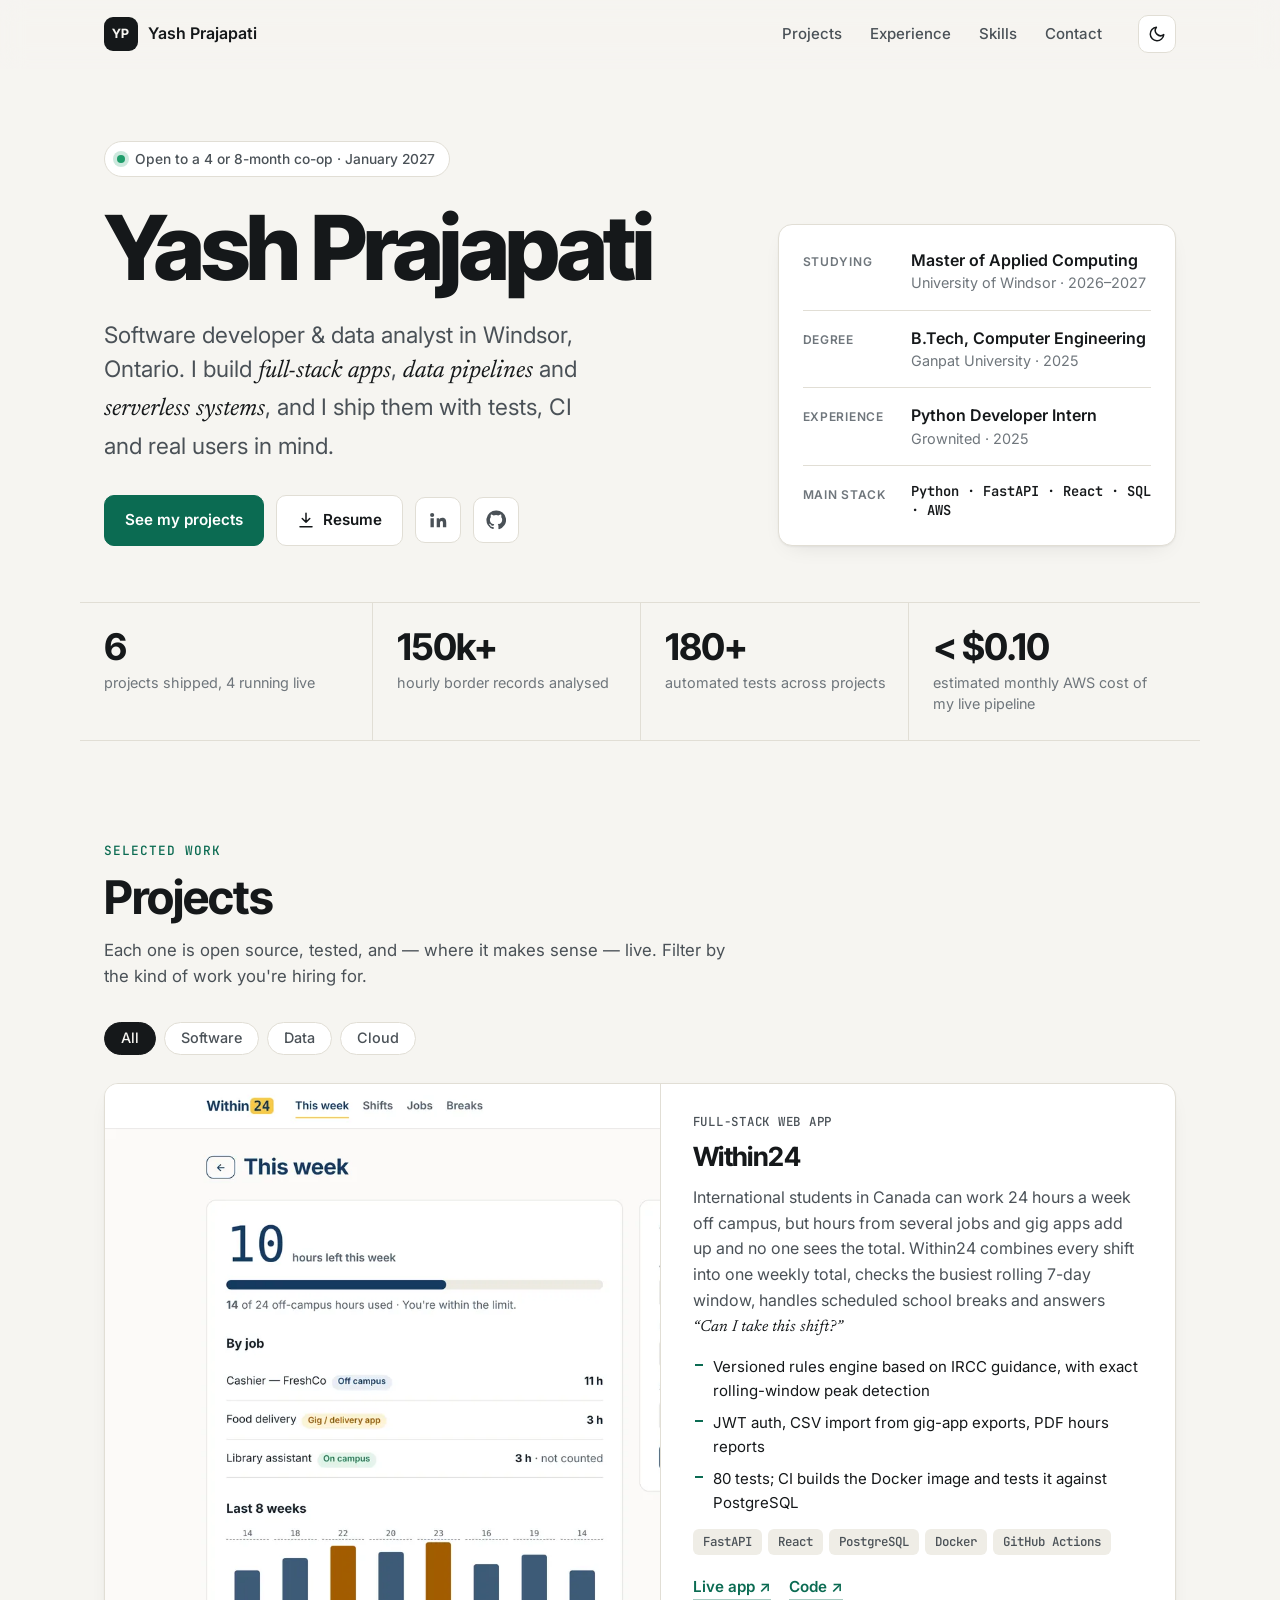
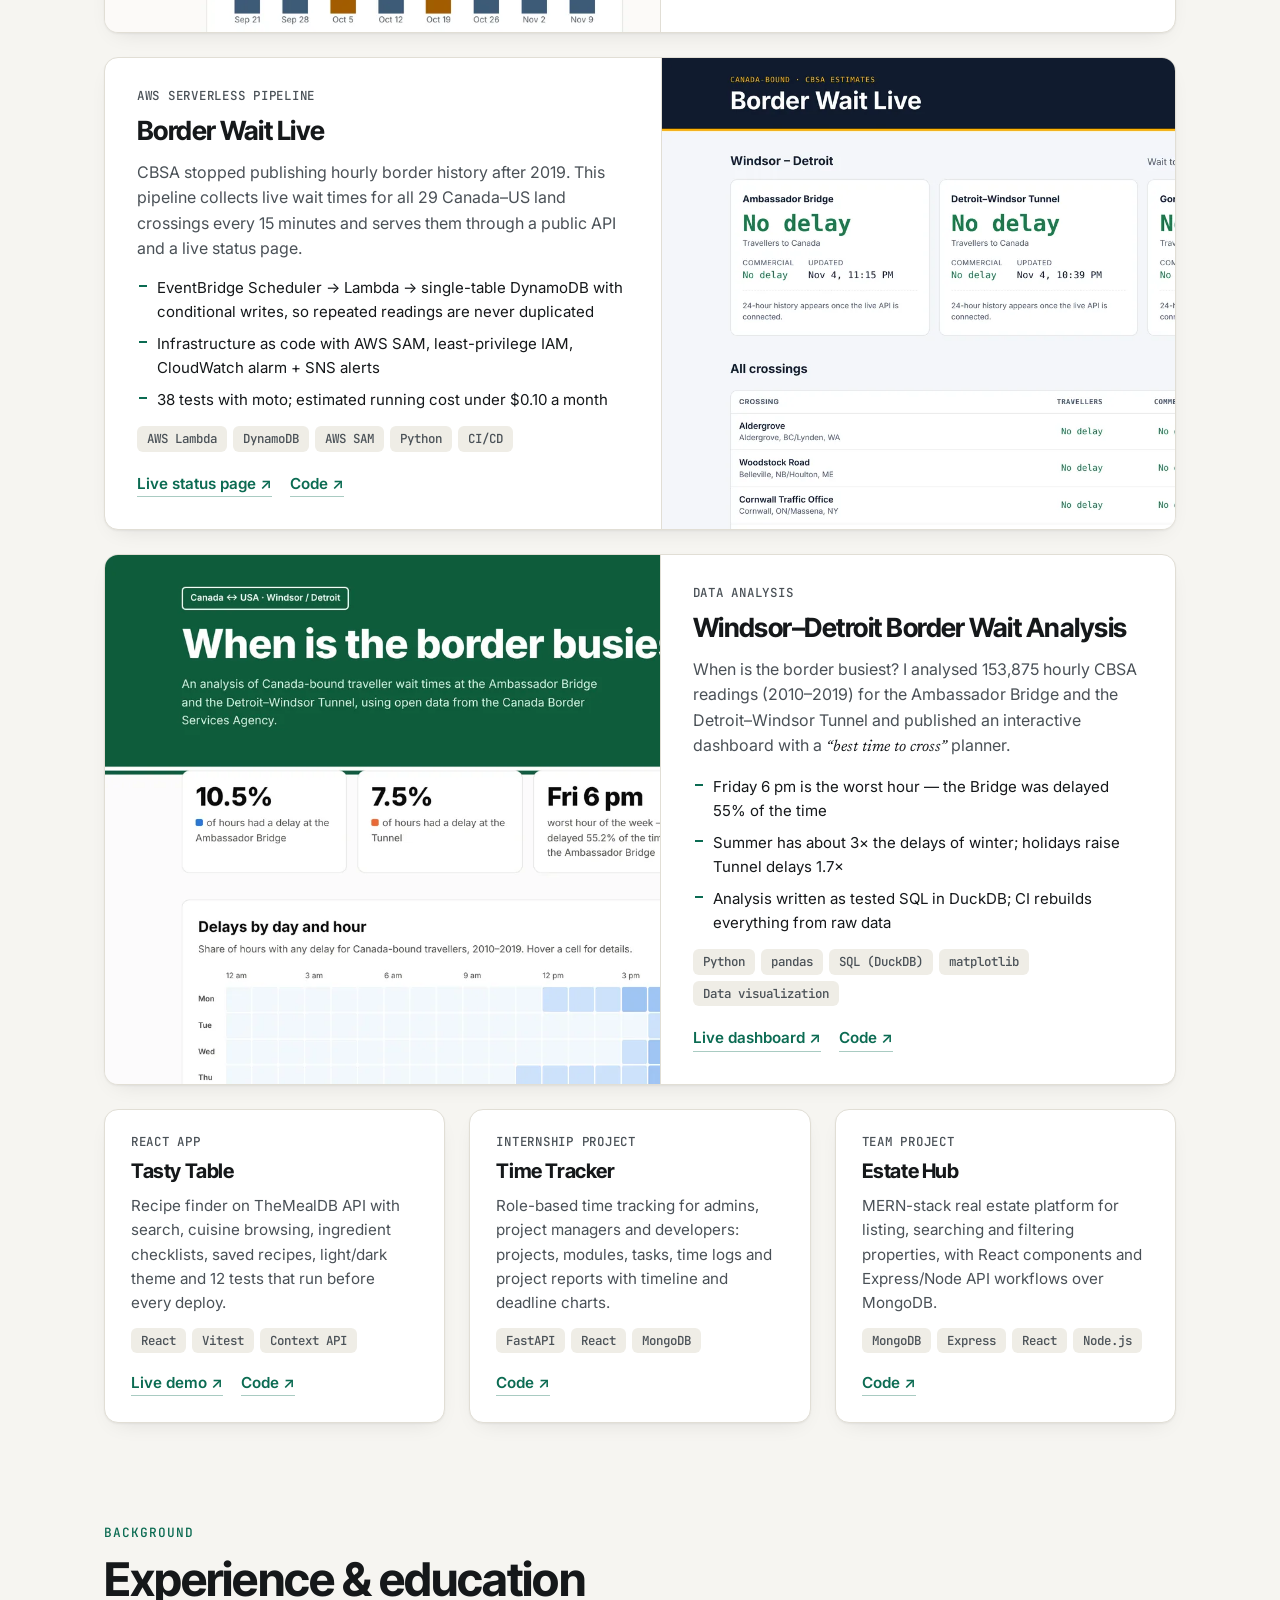
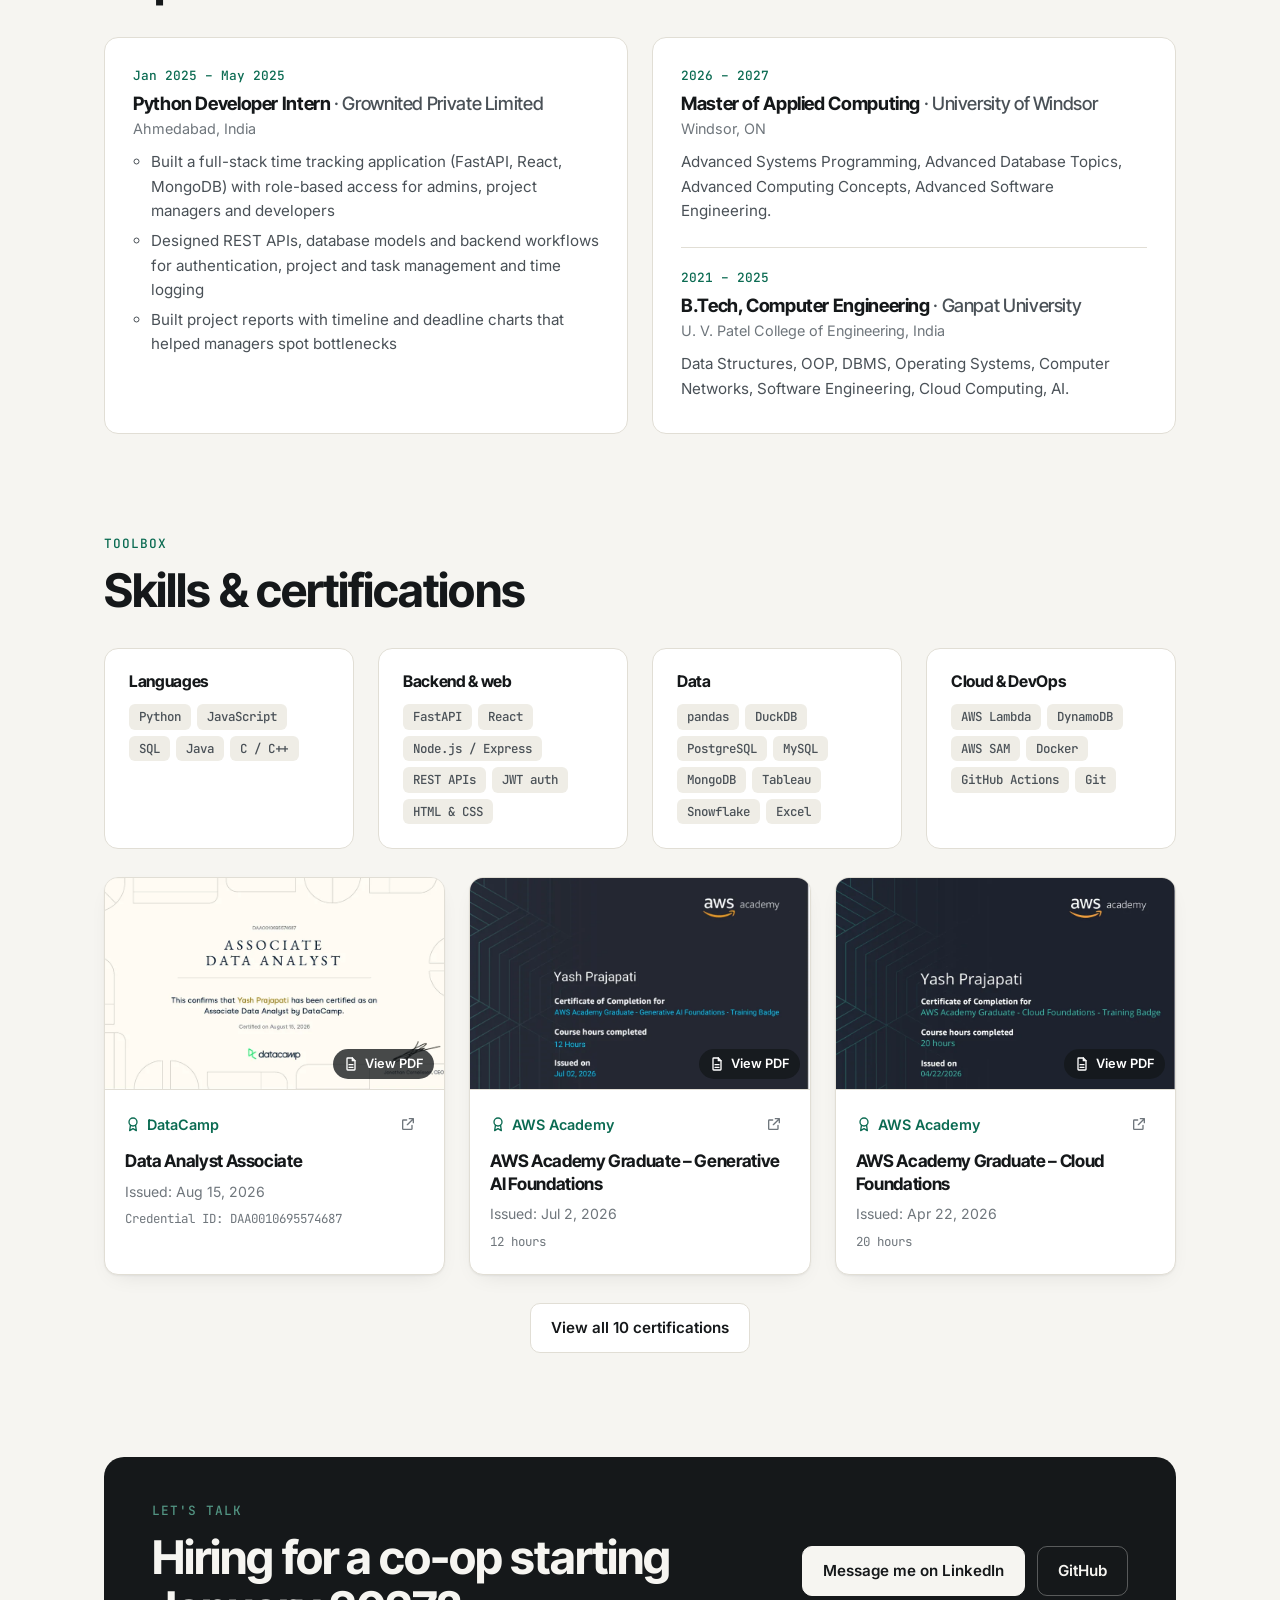
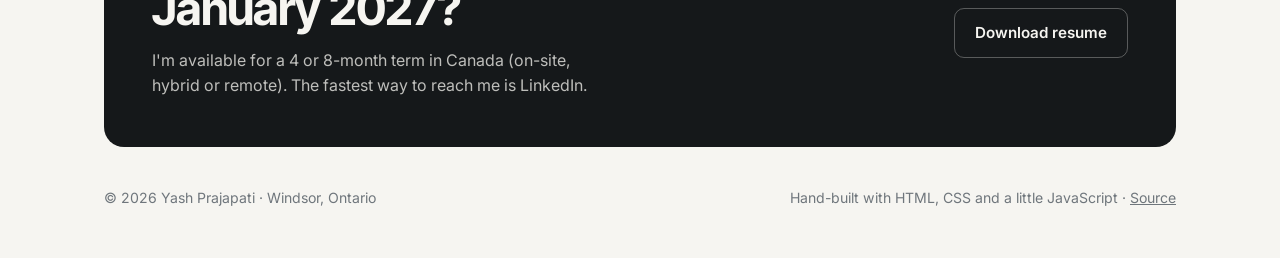
<file: index.html>
<!doctype html>
<html lang="en">
  <head>
    <meta charset="utf-8" />
    <meta name="viewport" content="width=device-width, initial-scale=1" />
    <title>Yash Prajapati — Software Developer &amp; Data Analyst | Windsor, ON</title>
    <meta
      name="description"
      content="Yash Prajapati is a software developer and data analyst in Windsor, Ontario, studying the Master of Applied Computing at the University of Windsor. Full-stack apps (FastAPI, React), data analysis (Python, SQL) and AWS serverless. Open to a 4 or 8-month co-op from January 2027."
    />
    <meta name="author" content="Yash Prajapati" />
    <meta name="google-site-verification" content="fpywjtLSVw5t8qA-Jzxiiokpi5KPO44EVld_uiDT6x0" />
    <link rel="canonical" href="https://yash8418.github.io/" />
    <meta name="theme-color" content="#f6f5f1" media="(prefers-color-scheme: light)" />
    <meta name="theme-color" content="#111412" media="(prefers-color-scheme: dark)" />

    <!-- Link previews -->
    <meta property="og:type" content="profile" />
    <meta property="og:title" content="Yash Prajapati — Software Developer & Data Analyst" />
    <meta
      property="og:description"
      content="Full-stack apps, data analysis and AWS serverless projects. MAC student at the University of Windsor, open to a co-op from January 2027."
    />
    <meta property="og:url" content="https://yash8418.github.io/" />
    <meta property="og:image" content="https://yash8418.github.io/assets/og-image.png" />
    <meta property="og:image:width" content="1200" />
    <meta property="og:image:height" content="630" />
    <meta property="profile:first_name" content="Yash" />
    <meta property="profile:last_name" content="Prajapati" />
    <meta name="twitter:card" content="summary_large_image" />

    <link rel="icon" href="assets/favicon.svg" type="image/svg+xml" />
    <link rel="preconnect" href="https://fonts.googleapis.com" />
    <link rel="preconnect" href="https://fonts.gstatic.com" crossorigin />
    <link
      href="https://fonts.googleapis.com/css2?family=Inter:wght@400;500;600&family=Inter+Tight:wght@600;700;800&family=Newsreader:ital,opsz,wght@1,6..72,400;1,6..72,500&family=JetBrains+Mono:wght@500&display=swap"
      rel="stylesheet"
    />
    <link rel="stylesheet" href="styles.css" />
    <script>
      try {
        const t = localStorage.getItem("theme");
        if (t === "light" || t === "dark") document.documentElement.dataset.theme = t;
      } catch {}
    </script>

    <!-- Tells search engines this site, LinkedIn and GitHub belong to the same person -->
    <script type="application/ld+json">
      {
        "@context": "https://schema.org",
        "@type": "ProfilePage",
        "url": "https://yash8418.github.io/",
        "mainEntity": {
          "@type": "Person",
          "name": "Yash Prajapati",
          "givenName": "Yash",
          "familyName": "Prajapati",
          "url": "https://yash8418.github.io/",
          "jobTitle": "Software Developer",
          "description": "Software developer and data analyst studying the Master of Applied Computing at the University of Windsor.",
          "address": { "@type": "PostalAddress", "addressLocality": "Windsor", "addressRegion": "ON", "addressCountry": "CA" },
          "alumniOf": [
            { "@type": "CollegeOrUniversity", "name": "University of Windsor", "url": "https://www.uwindsor.ca/" },
            { "@type": "CollegeOrUniversity", "name": "Ganpat University" }
          ],
          "knowsAbout": ["Python", "FastAPI", "React", "SQL", "PostgreSQL", "MongoDB", "Data Analysis", "AWS Lambda", "Amazon DynamoDB", "Docker"],
          "sameAs": ["https://www.linkedin.com/in/yash-prajapati-65326222b", "https://github.com/Yash8418"]
        }
      }
    </script>
  </head>
  <body>
    <a class="skip-link" href="#main">Skip to content</a>

    <header class="site-header">
      <nav class="nav wrap" aria-label="Main">
        <a class="brand" href="#top" aria-label="Yash Prajapati, back to top">
          <span class="brand__mark" aria-hidden="true">YP</span>
          <span class="brand__name">Yash Prajapati</span>
        </a>
        <ul class="nav__links">
          <li><a href="#projects">Projects</a></li>
          <li><a href="#experience">Experience</a></li>
          <li><a href="#skills">Skills</a></li>
          <li><a href="#contact">Contact</a></li>
        </ul>
        <button class="theme-toggle" type="button" aria-label="Switch to dark theme" data-theme-toggle>
          <svg class="icon icon--moon" viewBox="0 0 24 24" aria-hidden="true"><path d="M21 12.8A9 9 0 1 1 11.2 3a7 7 0 0 0 9.8 9.8Z" /></svg>
          <svg class="icon icon--sun" viewBox="0 0 24 24" aria-hidden="true">
            <circle cx="12" cy="12" r="4.5" />
            <path d="M12 2v2M12 20v2M4.9 4.9l1.4 1.4M17.7 17.7l1.4 1.4M2 12h2M20 12h2M4.9 19.1l1.4-1.4M17.7 6.3l1.4-1.4" />
          </svg>
        </button>
      </nav>
    </header>

    <main id="main">
      <!-- Hero -->
      <section class="hero wrap" id="top" aria-labelledby="hero-title">
        <div class="hero__text">
          <p class="status"><span class="status__dot" aria-hidden="true"></span>Open to a 4 or 8-month co-op · January 2027</p>
          <h1 id="hero-title">Yash Prajapati</h1>
          <p class="hero__lede">
            Software developer &amp; data analyst in Windsor, Ontario. I build <em>full-stack apps</em>,
            <em>data pipelines</em> and <em>serverless systems</em>, and I ship them with tests, CI and real users in mind.
          </p>
          <div class="hero__actions">
            <a class="button button--primary" href="#projects">See my projects</a>
            <a class="button" href="assets/Yash-Prajapati-Resume.pdf" download data-resume>
              <svg class="icon" viewBox="0 0 24 24" aria-hidden="true"><path d="M12 3v12m0 0-5-5m5 5 5-5M4 21h16" /></svg>
              Resume
            </a>
            <a class="icon-link" href="https://www.linkedin.com/in/yash-prajapati-65326222b" rel="me noopener" target="_blank" aria-label="LinkedIn profile">
              <svg viewBox="0 0 24 24" aria-hidden="true"><path class="fill" d="M4.98 3.5a2.5 2.5 0 1 1 0 5 2.5 2.5 0 0 1 0-5ZM3 9.75h4v11H3v-11Zm6.5 0h3.8v1.5h.06c.53-1 1.83-2.06 3.77-2.06 4.03 0 4.77 2.65 4.77 6.1v5.46h-4v-4.84c0-1.15-.02-2.64-1.6-2.64-1.62 0-1.86 1.26-1.86 2.56v4.92h-4v-11Z" /></svg>
            </a>
            <a class="icon-link" href="https://github.com/Yash8418" rel="me noopener" target="_blank" aria-label="GitHub profile">
              <svg viewBox="0 0 24 24" aria-hidden="true"><path class="fill" d="M12 .5a11.5 11.5 0 0 0-3.64 22.41c.58.1.79-.25.79-.56v-2c-3.2.7-3.88-1.37-3.88-1.37-.53-1.33-1.28-1.69-1.28-1.69-1.05-.72.08-.7.08-.7 1.16.08 1.77 1.19 1.77 1.19 1.03 1.77 2.7 1.26 3.36.96.1-.75.4-1.26.73-1.55-2.55-.29-5.24-1.28-5.24-5.69 0-1.26.45-2.29 1.19-3.1-.12-.29-.52-1.46.11-3.05 0 0 .97-.31 3.17 1.18a11 11 0 0 1 5.77 0c2.2-1.49 3.17-1.18 3.17-1.18.63 1.59.23 2.76.11 3.05.74.81 1.19 1.84 1.19 3.1 0 4.42-2.7 5.4-5.26 5.68.41.36.78 1.06.78 2.14v3.17c0 .31.21.67.8.56A11.5 11.5 0 0 0 12 .5Z" /></svg>
            </a>
          </div>
        </div>

        <aside class="facts" aria-label="Quick facts">
          <dl>
            <div><dt>Studying</dt><dd>Master of Applied Computing<br /><span>University of Windsor · 2026–2027</span></dd></div>
            <div><dt>Degree</dt><dd>B.Tech, Computer Engineering<br /><span>Ganpat University · 2025</span></dd></div>
            <div><dt>Experience</dt><dd>Python Developer Intern<br /><span>Grownited · 2025</span></dd></div>
            <div><dt>Main stack</dt><dd class="mono">Python · FastAPI · React · SQL · AWS</dd></div>
          </dl>
        </aside>
      </section>

      <!-- Numbers -->
      <section class="numbers wrap" aria-label="Highlights">
        <div><strong>6</strong><span>projects shipped, 4 running live</span></div>
        <div><strong>150k+</strong><span>hourly border records analysed</span></div>
        <div><strong>180+</strong><span>automated tests across projects</span></div>
        <div><strong>&lt; $0.10</strong><span>estimated monthly AWS cost of my live pipeline</span></div>
      </section>

      <!-- Projects -->
      <section class="section wrap" id="projects" aria-labelledby="projects-title">
        <div class="section__head">
          <p class="kicker">Selected work</p>
          <h2 id="projects-title">Projects</h2>
          <p class="section__intro">Each one is open source, tested, and — where it makes sense — live. Filter by the kind of work you're hiring for.</p>
        </div>

        <div class="filters" role="group" aria-label="Filter projects">
          <button type="button" class="chip" aria-pressed="true" data-filter="all">All</button>
          <button type="button" class="chip" aria-pressed="false" data-filter="software">Software</button>
          <button type="button" class="chip" aria-pressed="false" data-filter="data">Data</button>
          <button type="button" class="chip" aria-pressed="false" data-filter="cloud">Cloud</button>
        </div>

        <div class="projects" data-projects>
          <article class="project project--featured" data-tags="software" aria-labelledby="p-within24">
            <a class="project__shot" href="https://yash8418.github.io/within24/" target="_blank" rel="noopener" tabindex="-1" aria-hidden="true">
              <img src="assets/img/within24.webp" width="1280" height="800" loading="lazy" alt="" />
            </a>
            <div class="project__body">
              <p class="project__type">Full-stack web app</p>
              <h3 id="p-within24">Within24</h3>
              <p>
                International students in Canada can work 24 hours a week off campus, but hours from several jobs and gig apps
                add up and no one sees the total. Within24 combines every shift into one weekly total, checks the busiest rolling
                7-day window, handles scheduled school breaks and answers <q>Can I take this shift?</q>
              </p>
              <ul class="project__points">
                <li>Versioned rules engine based on IRCC guidance, with exact rolling-window peak detection</li>
                <li>JWT auth, CSV import from gig-app exports, PDF hours reports</li>
                <li>80 tests; CI builds the Docker image and tests it against PostgreSQL</li>
              </ul>
              <ul class="tags" aria-label="Built with">
                <li>FastAPI</li><li>React</li><li>PostgreSQL</li><li>Docker</li><li>GitHub Actions</li>
              </ul>
              <div class="project__links">
                <a href="https://yash8418.github.io/within24/" target="_blank" rel="noopener">Live app <span aria-hidden="true">↗</span></a>
                <a href="https://github.com/Yash8418/within24" target="_blank" rel="noopener">Code <span aria-hidden="true">↗</span></a>
              </div>
            </div>
          </article>

          <article class="project project--featured" data-tags="cloud data" aria-labelledby="p-bwl">
            <a class="project__shot" href="https://yash8418.github.io/border-wait-live/" target="_blank" rel="noopener" tabindex="-1" aria-hidden="true">
              <img src="assets/img/border-wait-live.webp" width="1280" height="800" loading="lazy" alt="" />
            </a>
            <div class="project__body">
              <p class="project__type">AWS serverless pipeline</p>
              <h3 id="p-bwl">Border Wait Live</h3>
              <p>
                CBSA stopped publishing hourly border history after 2019. This pipeline collects live wait times for all 29
                Canada–US land crossings every 15 minutes and serves them through a public API and a live status page.
              </p>
              <ul class="project__points">
                <li>EventBridge Scheduler → Lambda → single-table DynamoDB with conditional writes, so repeated readings are never duplicated</li>
                <li>Infrastructure as code with AWS SAM, least-privilege IAM, CloudWatch alarm + SNS alerts</li>
                <li>38 tests with moto; estimated running cost under $0.10 a month</li>
              </ul>
              <ul class="tags" aria-label="Built with">
                <li>AWS Lambda</li><li>DynamoDB</li><li>AWS SAM</li><li>Python</li><li>CI/CD</li>
              </ul>
              <div class="project__links">
                <a href="https://yash8418.github.io/border-wait-live/" target="_blank" rel="noopener">Live status page <span aria-hidden="true">↗</span></a>
                <a href="https://github.com/Yash8418/border-wait-live" target="_blank" rel="noopener">Code <span aria-hidden="true">↗</span></a>
              </div>
            </div>
          </article>

          <article class="project project--featured" data-tags="data" aria-labelledby="p-bwa">
            <a class="project__shot" href="https://yash8418.github.io/border-wait-analysis/" target="_blank" rel="noopener" tabindex="-1" aria-hidden="true">
              <img src="assets/img/border-wait-analysis.webp" width="1280" height="800" loading="lazy" alt="" />
            </a>
            <div class="project__body">
              <p class="project__type">Data analysis</p>
              <h3 id="p-bwa">Windsor–Detroit Border Wait Analysis</h3>
              <p>
                When is the border busiest? I analysed 153,875 hourly CBSA readings (2010–2019) for the Ambassador Bridge and
                the Detroit–Windsor Tunnel and published an interactive dashboard with a <q>best time to cross</q> planner.
              </p>
              <ul class="project__points">
                <li>Friday 6 pm is the worst hour — the Bridge was delayed 55% of the time</li>
                <li>Summer has about 3× the delays of winter; holidays raise Tunnel delays 1.7×</li>
                <li>Analysis written as tested SQL in DuckDB; CI rebuilds everything from raw data</li>
              </ul>
              <ul class="tags" aria-label="Built with">
                <li>Python</li><li>pandas</li><li>SQL (DuckDB)</li><li>matplotlib</li><li>Data visualization</li>
              </ul>
              <div class="project__links">
                <a href="https://yash8418.github.io/border-wait-analysis/" target="_blank" rel="noopener">Live dashboard <span aria-hidden="true">↗</span></a>
                <a href="https://github.com/Yash8418/border-wait-analysis" target="_blank" rel="noopener">Code <span aria-hidden="true">↗</span></a>
              </div>
            </div>
          </article>

          <div class="projects__more">
            <article class="project project--compact" data-tags="software" aria-labelledby="p-tt">
              <p class="project__type">React app</p>
              <h3 id="p-tt">Tasty Table</h3>
              <p>Recipe finder on TheMealDB API with search, cuisine browsing, ingredient checklists, saved recipes, light/dark theme and 12 tests that run before every deploy.</p>
              <ul class="tags" aria-label="Built with"><li>React</li><li>Vitest</li><li>Context API</li></ul>
              <div class="project__links">
                <a href="https://yash8418.github.io/tasty-table/" target="_blank" rel="noopener">Live demo <span aria-hidden="true">↗</span></a>
                <a href="https://github.com/Yash8418/tasty-table" target="_blank" rel="noopener">Code <span aria-hidden="true">↗</span></a>
              </div>
            </article>

            <article class="project project--compact" data-tags="software" aria-labelledby="p-time">
              <p class="project__type">Internship project</p>
              <h3 id="p-time">Time Tracker</h3>
              <p>Role-based time tracking for admins, project managers and developers: projects, modules, tasks, time logs and project reports with timeline and deadline charts.</p>
              <ul class="tags" aria-label="Built with"><li>FastAPI</li><li>React</li><li>MongoDB</li></ul>
              <div class="project__links">
                <a href="https://github.com/Yash8418/TimeTracker-Fullstack" target="_blank" rel="noopener">Code <span aria-hidden="true">↗</span></a>
              </div>
            </article>

            <article class="project project--compact" data-tags="software" aria-labelledby="p-estate">
              <p class="project__type">Team project</p>
              <h3 id="p-estate">Estate Hub</h3>
              <p>MERN-stack real estate platform for listing, searching and filtering properties, with React components and Express/Node API workflows over MongoDB.</p>
              <ul class="tags" aria-label="Built with"><li>MongoDB</li><li>Express</li><li>React</li><li>Node.js</li></ul>
              <div class="project__links">
                <a href="https://github.com/Yash8418/EstateHub" target="_blank" rel="noopener">Code <span aria-hidden="true">↗</span></a>
              </div>
            </article>
          </div>
        </div>
        <p class="projects__empty" hidden data-empty>No projects match that filter.</p>
      </section>

      <!-- Experience & education -->
      <section class="section wrap" id="experience" aria-labelledby="experience-title">
        <div class="section__head">
          <p class="kicker">Background</p>
          <h2 id="experience-title">Experience &amp; education</h2>
        </div>

        <div class="timeline-grid">
          <ol class="timeline" aria-label="Work experience">
            <li>
              <p class="timeline__when">Jan 2025 – May 2025</p>
              <h3>Python Developer Intern <span>· Grownited Private Limited</span></h3>
              <p class="timeline__where">Ahmedabad, India</p>
              <ul>
                <li>Built a full-stack time tracking application (FastAPI, React, MongoDB) with role-based access for admins, project managers and developers</li>
                <li>Designed REST APIs, database models and backend workflows for authentication, project and task management and time logging</li>
                <li>Built project reports with timeline and deadline charts that helped managers spot bottlenecks</li>
              </ul>
            </li>
          </ol>

          <ol class="timeline" aria-label="Education">
            <li>
              <p class="timeline__when">2026 – 2027</p>
              <h3>Master of Applied Computing <span>· University of Windsor</span></h3>
              <p class="timeline__where">Windsor, ON</p>
              <p>Advanced Systems Programming, Advanced Database Topics, Advanced Computing Concepts, Advanced Software Engineering.</p>
            </li>
            <li>
              <p class="timeline__when">2021 – 2025</p>
              <h3>B.Tech, Computer Engineering <span>· Ganpat University</span></h3>
              <p class="timeline__where">U. V. Patel College of Engineering, India</p>
              <p>Data Structures, OOP, DBMS, Operating Systems, Computer Networks, Software Engineering, Cloud Computing, AI.</p>
            </li>
          </ol>
        </div>
      </section>

      <!-- Skills -->
      <section class="section wrap" id="skills" aria-labelledby="skills-title">
        <div class="section__head">
          <p class="kicker">Toolbox</p>
          <h2 id="skills-title">Skills &amp; certifications</h2>
        </div>

        <div class="skills">
          <div class="skill-group">
            <h3>Languages</h3>
            <ul class="tags"><li>Python</li><li>JavaScript</li><li>SQL</li><li>Java</li><li>C / C++</li></ul>
          </div>
          <div class="skill-group">
            <h3>Backend &amp; web</h3>
            <ul class="tags"><li>FastAPI</li><li>React</li><li>Node.js / Express</li><li>REST APIs</li><li>JWT auth</li><li>HTML &amp; CSS</li></ul>
          </div>
          <div class="skill-group">
            <h3>Data</h3>
            <ul class="tags"><li>pandas</li><li>DuckDB</li><li>PostgreSQL</li><li>MySQL</li><li>MongoDB</li><li>Tableau</li><li>Snowflake</li><li>Excel</li></ul>
          </div>
          <div class="skill-group">
            <h3>Cloud &amp; DevOps</h3>
            <ul class="tags"><li>AWS Lambda</li><li>DynamoDB</li><li>AWS SAM</li><li>Docker</li><li>GitHub Actions</li><li>Git</li></ul>
          </div>
        </div>

        <div class="certs-grid">
          <article class="cert">
            <a class="cert__preview" href="assets/certificates/datacamp-data-analyst-associate.pdf" target="_blank" rel="noopener" aria-label="Open Data Analyst Associate certificate PDF"><img src="assets/certificates/previews/datacamp-data-analyst-associate.webp" width="900" height="517" loading="lazy" alt="" /><span class="cert__pdf"><svg class="icon" viewBox="0 0 24 24" aria-hidden="true"><path d="M14 3H7a1 1 0 0 0-1 1v16a1 1 0 0 0 1 1h10a1 1 0 0 0 1-1V7Z"/><path d="M14 3v4h4M9 13h6M9 17h6"/></svg>View PDF</span></a>
            <div class="cert__body">
              <div class="cert__meta"><span class="cert__issuer"><svg class="icon" viewBox="0 0 24 24" aria-hidden="true"><circle cx="12" cy="9" r="6"/><path d="M8.2 13.6 7 22l5-3 5 3-1.2-8.4"/></svg>DataCamp</span><a class="cert__verify" href="https://www.datacamp.com/certificate/DAA0010695574687" target="_blank" rel="noopener" aria-label="Verify credential for Data Analyst Associate"><svg class="icon" viewBox="0 0 24 24" aria-hidden="true"><path d="M14 4h6v6M20 4l-9 9M18 14v5a1 1 0 0 1-1 1H5a1 1 0 0 1-1-1V7a1 1 0 0 1 1-1h5"/></svg></a></div>
              <h3>Data Analyst Associate</h3>
              <p class="cert__date">Issued: Aug 15, 2026</p>
              <p class="cert__id">Credential ID: DAA0010695574687</p>
            </div>
          </article>
          <article class="cert">
            <a class="cert__preview" href="assets/certificates/aws-academy-generative-ai-foundations.pdf" target="_blank" rel="noopener" aria-label="Open AWS Academy Graduate – Generative AI Foundations certificate PDF"><img src="assets/certificates/previews/aws-academy-generative-ai-foundations.webp" width="900" height="695" loading="lazy" alt="" /><span class="cert__pdf"><svg class="icon" viewBox="0 0 24 24" aria-hidden="true"><path d="M14 3H7a1 1 0 0 0-1 1v16a1 1 0 0 0 1 1h10a1 1 0 0 0 1-1V7Z"/><path d="M14 3v4h4M9 13h6M9 17h6"/></svg>View PDF</span></a>
            <div class="cert__body">
              <div class="cert__meta"><span class="cert__issuer"><svg class="icon" viewBox="0 0 24 24" aria-hidden="true"><circle cx="12" cy="9" r="6"/><path d="M8.2 13.6 7 22l5-3 5 3-1.2-8.4"/></svg>AWS Academy</span><a class="cert__verify" href="https://www.credly.com/badges/935de816-6b1b-42a6-a5a5-55b2810f2c86" target="_blank" rel="noopener" aria-label="Verify credential for AWS Academy Graduate – Generative AI Foundations"><svg class="icon" viewBox="0 0 24 24" aria-hidden="true"><path d="M14 4h6v6M20 4l-9 9M18 14v5a1 1 0 0 1-1 1H5a1 1 0 0 1-1-1V7a1 1 0 0 1 1-1h5"/></svg></a></div>
              <h3>AWS Academy Graduate – Generative AI Foundations</h3>
              <p class="cert__date">Issued: Jul 2, 2026</p>
              <p class="cert__id">12 hours</p>
            </div>
          </article>
          <article class="cert">
            <a class="cert__preview" href="assets/certificates/aws-academy-cloud-foundations.pdf" target="_blank" rel="noopener" aria-label="Open AWS Academy Graduate – Cloud Foundations certificate PDF"><img src="assets/certificates/previews/aws-academy-cloud-foundations.webp" width="900" height="695" loading="lazy" alt="" /><span class="cert__pdf"><svg class="icon" viewBox="0 0 24 24" aria-hidden="true"><path d="M14 3H7a1 1 0 0 0-1 1v16a1 1 0 0 0 1 1h10a1 1 0 0 0 1-1V7Z"/><path d="M14 3v4h4M9 13h6M9 17h6"/></svg>View PDF</span></a>
            <div class="cert__body">
              <div class="cert__meta"><span class="cert__issuer"><svg class="icon" viewBox="0 0 24 24" aria-hidden="true"><circle cx="12" cy="9" r="6"/><path d="M8.2 13.6 7 22l5-3 5 3-1.2-8.4"/></svg>AWS Academy</span><a class="cert__verify" href="https://www.credly.com/badges/65a15708-a9f2-494e-bade-5c9689e19223" target="_blank" rel="noopener" aria-label="Verify credential for AWS Academy Graduate – Cloud Foundations"><svg class="icon" viewBox="0 0 24 24" aria-hidden="true"><path d="M14 4h6v6M20 4l-9 9M18 14v5a1 1 0 0 1-1 1H5a1 1 0 0 1-1-1V7a1 1 0 0 1 1-1h5"/></svg></a></div>
              <h3>AWS Academy Graduate – Cloud Foundations</h3>
              <p class="cert__date">Issued: Apr 22, 2026</p>
              <p class="cert__id">20 hours</p>
            </div>
          </article>
        </div>
        <p class="certs-more"><a class="button" href="certifications.html">View all 10 certifications</a></p>
      </section>

      <!-- Contact -->
      <section class="contact wrap" id="contact" aria-labelledby="contact-title">
        <div>
          <p class="kicker">Let's talk</p>
          <h2 id="contact-title">Hiring for a co-op starting January 2027?</h2>
          <p>I'm available for a 4 or 8-month term in Canada (on-site, hybrid or remote). The fastest way to reach me is LinkedIn.</p>
        </div>
        <div class="contact__actions">
          <a class="button button--primary" href="https://www.linkedin.com/in/yash-prajapati-65326222b" rel="me noopener" target="_blank">Message me on LinkedIn</a>
          <a class="button" href="https://github.com/Yash8418" rel="me noopener" target="_blank">GitHub</a>
          <a class="button" href="assets/Yash-Prajapati-Resume.pdf" download data-resume>Download resume</a>
        </div>
      </section>
    </main>

    <footer class="footer wrap">
      <p>© <span data-year>2026</span> Yash Prajapati · Windsor, Ontario</p>
      <p>Hand-built with HTML, CSS and a little JavaScript · <a href="https://github.com/Yash8418/yash8418.github.io">Source</a></p>
    </footer>

    <script src="main.js" defer></script>
  </body>
</html>
</file>
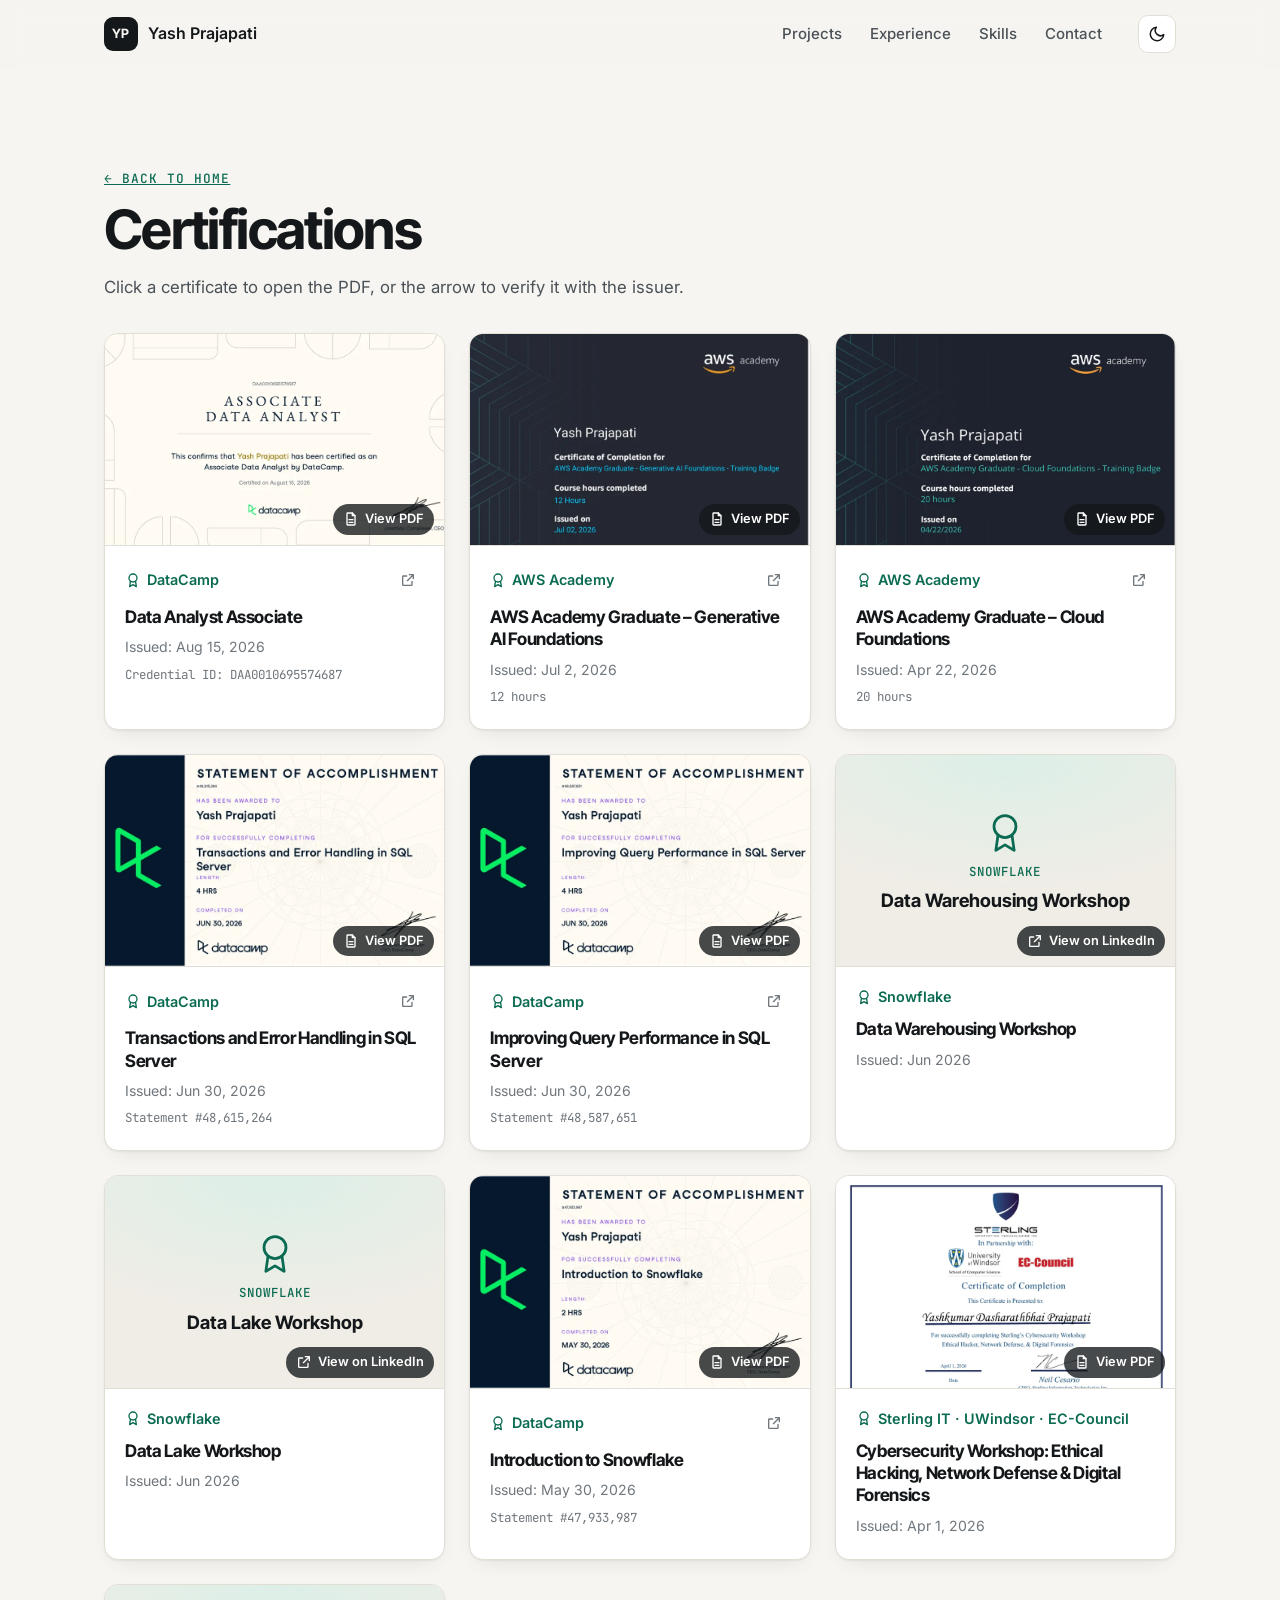
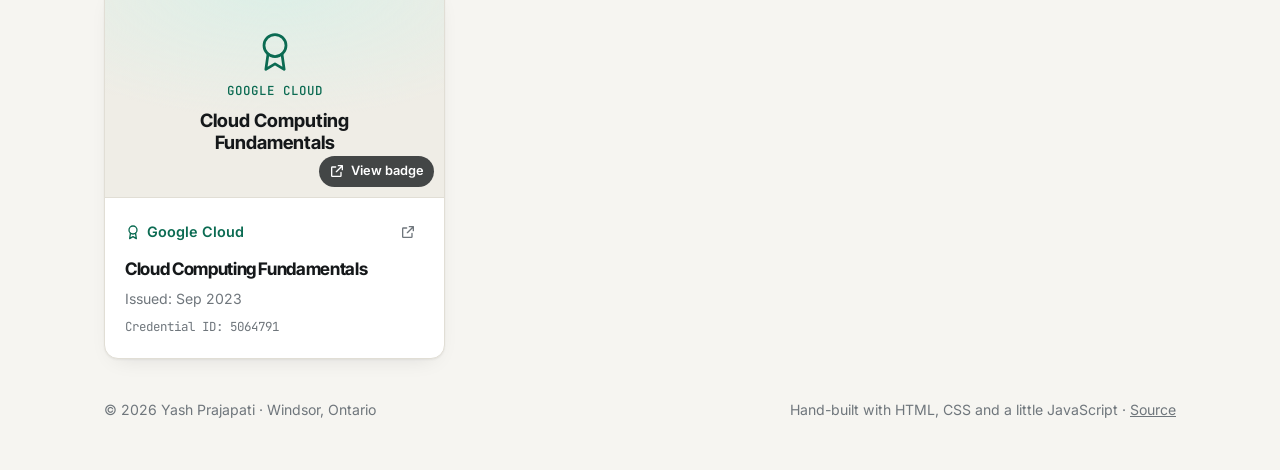
<file: certifications.html>
<!doctype html>
<html lang="en">
  <head>
    <meta charset="utf-8" />
    <meta name="viewport" content="width=device-width, initial-scale=1" />
    <title>Certifications · Yash Prajapati</title>
    <meta
      name="description"
      content="Yash Prajapati is a software developer and data analyst in Windsor, Ontario, studying the Master of Applied Computing at the University of Windsor. Full-stack apps (FastAPI, React), data analysis (Python, SQL) and AWS serverless. Open to a 4 or 8-month co-op from January 2027."
    />
    <meta name="author" content="Yash Prajapati" />
    <meta name="google-site-verification" content="fpywjtLSVw5t8qA-Jzxiiokpi5KPO44EVld_uiDT6x0" />
    <link rel="canonical" href="https://yash8418.github.io/certifications.html" />
    <meta name="theme-color" content="#f6f5f1" media="(prefers-color-scheme: light)" />
    <meta name="theme-color" content="#111412" media="(prefers-color-scheme: dark)" />

    <!-- Link previews -->
    <meta property="og:type" content="profile" />
    <meta property="og:title" content="Yash Prajapati — Software Developer & Data Analyst" />
    <meta
      property="og:description"
      content="Full-stack apps, data analysis and AWS serverless projects. MAC student at the University of Windsor, open to a co-op from January 2027."
    />
    <meta property="og:url" content="https://yash8418.github.io/" />
    <meta property="og:image" content="https://yash8418.github.io/assets/og-image.png" />
    <meta property="og:image:width" content="1200" />
    <meta property="og:image:height" content="630" />
    <meta property="profile:first_name" content="Yash" />
    <meta property="profile:last_name" content="Prajapati" />
    <meta name="twitter:card" content="summary_large_image" />

    <link rel="icon" href="assets/favicon.svg" type="image/svg+xml" />
    <link rel="preconnect" href="https://fonts.googleapis.com" />
    <link rel="preconnect" href="https://fonts.gstatic.com" crossorigin />
    <link
      href="https://fonts.googleapis.com/css2?family=Inter:wght@400;500;600&family=Inter+Tight:wght@600;700;800&family=Newsreader:ital,opsz,wght@1,6..72,400;1,6..72,500&family=JetBrains+Mono:wght@500&display=swap"
      rel="stylesheet"
    />
    <link rel="stylesheet" href="styles.css" />
    <script>
      try {
        const t = localStorage.getItem("theme");
        if (t === "light" || t === "dark") document.documentElement.dataset.theme = t;
      } catch {}
    </script>
  </head>
  <body>
    <a class="skip-link" href="#main">Skip to content</a>

    <header class="site-header">
      <nav class="nav wrap" aria-label="Main">
        <a class="brand" href="./" aria-label="Yash Prajapati, home">
          <span class="brand__mark" aria-hidden="true">YP</span>
          <span class="brand__name">Yash Prajapati</span>
        </a>
        <ul class="nav__links">
          <li><a href="./#projects">Projects</a></li>
          <li><a href="./#experience">Experience</a></li>
          <li><a href="./#skills">Skills</a></li>
          <li><a href="./#contact">Contact</a></li>
        </ul>
        <button class="theme-toggle" type="button" aria-label="Switch to dark theme" data-theme-toggle>
          <svg class="icon icon--moon" viewBox="0 0 24 24" aria-hidden="true"><path d="M21 12.8A9 9 0 1 1 11.2 3a7 7 0 0 0 9.8 9.8Z" /></svg>
          <svg class="icon icon--sun" viewBox="0 0 24 24" aria-hidden="true">
            <circle cx="12" cy="12" r="4.5" />
            <path d="M12 2v2M12 20v2M4.9 4.9l1.4 1.4M17.7 17.7l1.4 1.4M2 12h2M20 12h2M4.9 19.1l1.4-1.4M17.7 6.3l1.4-1.4" />
          </svg>
        </button>
      </nav>
    </header>

    <main id="main">
      <section class="section wrap" aria-labelledby="certs-title">
        <div class="section__head">
          <p class="kicker"><a href="./#skills">← Back to home</a></p>
          <h1 id="certs-title" class="page-title">Certifications</h1>
          <p class="section__intro">Click a certificate to open the PDF, or the arrow to verify it with the issuer.</p>
        </div>
        <div class="certs-grid">
          <article class="cert">
            <a class="cert__preview" href="assets/certificates/datacamp-data-analyst-associate.pdf" target="_blank" rel="noopener" aria-label="Open Data Analyst Associate certificate PDF"><img src="assets/certificates/previews/datacamp-data-analyst-associate.webp" width="900" height="517" loading="lazy" alt="" /><span class="cert__pdf"><svg class="icon" viewBox="0 0 24 24" aria-hidden="true"><path d="M14 3H7a1 1 0 0 0-1 1v16a1 1 0 0 0 1 1h10a1 1 0 0 0 1-1V7Z"/><path d="M14 3v4h4M9 13h6M9 17h6"/></svg>View PDF</span></a>
            <div class="cert__body">
              <div class="cert__meta"><span class="cert__issuer"><svg class="icon" viewBox="0 0 24 24" aria-hidden="true"><circle cx="12" cy="9" r="6"/><path d="M8.2 13.6 7 22l5-3 5 3-1.2-8.4"/></svg>DataCamp</span><a class="cert__verify" href="https://www.datacamp.com/certificate/DAA0010695574687" target="_blank" rel="noopener" aria-label="Verify credential for Data Analyst Associate"><svg class="icon" viewBox="0 0 24 24" aria-hidden="true"><path d="M14 4h6v6M20 4l-9 9M18 14v5a1 1 0 0 1-1 1H5a1 1 0 0 1-1-1V7a1 1 0 0 1 1-1h5"/></svg></a></div>
              <h3>Data Analyst Associate</h3>
              <p class="cert__date">Issued: Aug 15, 2026</p>
              <p class="cert__id">Credential ID: DAA0010695574687</p>
            </div>
          </article>
          <article class="cert">
            <a class="cert__preview" href="assets/certificates/aws-academy-generative-ai-foundations.pdf" target="_blank" rel="noopener" aria-label="Open AWS Academy Graduate – Generative AI Foundations certificate PDF"><img src="assets/certificates/previews/aws-academy-generative-ai-foundations.webp" width="900" height="695" loading="lazy" alt="" /><span class="cert__pdf"><svg class="icon" viewBox="0 0 24 24" aria-hidden="true"><path d="M14 3H7a1 1 0 0 0-1 1v16a1 1 0 0 0 1 1h10a1 1 0 0 0 1-1V7Z"/><path d="M14 3v4h4M9 13h6M9 17h6"/></svg>View PDF</span></a>
            <div class="cert__body">
              <div class="cert__meta"><span class="cert__issuer"><svg class="icon" viewBox="0 0 24 24" aria-hidden="true"><circle cx="12" cy="9" r="6"/><path d="M8.2 13.6 7 22l5-3 5 3-1.2-8.4"/></svg>AWS Academy</span><a class="cert__verify" href="https://www.credly.com/badges/935de816-6b1b-42a6-a5a5-55b2810f2c86" target="_blank" rel="noopener" aria-label="Verify credential for AWS Academy Graduate – Generative AI Foundations"><svg class="icon" viewBox="0 0 24 24" aria-hidden="true"><path d="M14 4h6v6M20 4l-9 9M18 14v5a1 1 0 0 1-1 1H5a1 1 0 0 1-1-1V7a1 1 0 0 1 1-1h5"/></svg></a></div>
              <h3>AWS Academy Graduate – Generative AI Foundations</h3>
              <p class="cert__date">Issued: Jul 2, 2026</p>
              <p class="cert__id">12 hours</p>
            </div>
          </article>
          <article class="cert">
            <a class="cert__preview" href="assets/certificates/aws-academy-cloud-foundations.pdf" target="_blank" rel="noopener" aria-label="Open AWS Academy Graduate – Cloud Foundations certificate PDF"><img src="assets/certificates/previews/aws-academy-cloud-foundations.webp" width="900" height="695" loading="lazy" alt="" /><span class="cert__pdf"><svg class="icon" viewBox="0 0 24 24" aria-hidden="true"><path d="M14 3H7a1 1 0 0 0-1 1v16a1 1 0 0 0 1 1h10a1 1 0 0 0 1-1V7Z"/><path d="M14 3v4h4M9 13h6M9 17h6"/></svg>View PDF</span></a>
            <div class="cert__body">
              <div class="cert__meta"><span class="cert__issuer"><svg class="icon" viewBox="0 0 24 24" aria-hidden="true"><circle cx="12" cy="9" r="6"/><path d="M8.2 13.6 7 22l5-3 5 3-1.2-8.4"/></svg>AWS Academy</span><a class="cert__verify" href="https://www.credly.com/badges/65a15708-a9f2-494e-bade-5c9689e19223" target="_blank" rel="noopener" aria-label="Verify credential for AWS Academy Graduate – Cloud Foundations"><svg class="icon" viewBox="0 0 24 24" aria-hidden="true"><path d="M14 4h6v6M20 4l-9 9M18 14v5a1 1 0 0 1-1 1H5a1 1 0 0 1-1-1V7a1 1 0 0 1 1-1h5"/></svg></a></div>
              <h3>AWS Academy Graduate – Cloud Foundations</h3>
              <p class="cert__date">Issued: Apr 22, 2026</p>
              <p class="cert__id">20 hours</p>
            </div>
          </article>
          <article class="cert">
            <a class="cert__preview" href="assets/certificates/datacamp-transactions-error-handling-sql-server.pdf" target="_blank" rel="noopener" aria-label="Open Transactions and Error Handling in SQL Server certificate PDF"><img src="assets/certificates/previews/datacamp-transactions-error-handling-sql-server.webp" width="900" height="520" loading="lazy" alt="" /><span class="cert__pdf"><svg class="icon" viewBox="0 0 24 24" aria-hidden="true"><path d="M14 3H7a1 1 0 0 0-1 1v16a1 1 0 0 0 1 1h10a1 1 0 0 0 1-1V7Z"/><path d="M14 3v4h4M9 13h6M9 17h6"/></svg>View PDF</span></a>
            <div class="cert__body">
              <div class="cert__meta"><span class="cert__issuer"><svg class="icon" viewBox="0 0 24 24" aria-hidden="true"><circle cx="12" cy="9" r="6"/><path d="M8.2 13.6 7 22l5-3 5 3-1.2-8.4"/></svg>DataCamp</span><a class="cert__verify" href="https://www.datacamp.com/statement-of-accomplishment/course/a6984f941ce0099e9937eede641d5a30a05492e9" target="_blank" rel="noopener" aria-label="Verify credential for Transactions and Error Handling in SQL Server"><svg class="icon" viewBox="0 0 24 24" aria-hidden="true"><path d="M14 4h6v6M20 4l-9 9M18 14v5a1 1 0 0 1-1 1H5a1 1 0 0 1-1-1V7a1 1 0 0 1 1-1h5"/></svg></a></div>
              <h3>Transactions and Error Handling in SQL Server</h3>
              <p class="cert__date">Issued: Jun 30, 2026</p>
              <p class="cert__id">Statement #48,615,264</p>
            </div>
          </article>
          <article class="cert">
            <a class="cert__preview" href="assets/certificates/datacamp-improving-query-performance-sql-server.pdf" target="_blank" rel="noopener" aria-label="Open Improving Query Performance in SQL Server certificate PDF"><img src="assets/certificates/previews/datacamp-improving-query-performance-sql-server.webp" width="900" height="520" loading="lazy" alt="" /><span class="cert__pdf"><svg class="icon" viewBox="0 0 24 24" aria-hidden="true"><path d="M14 3H7a1 1 0 0 0-1 1v16a1 1 0 0 0 1 1h10a1 1 0 0 0 1-1V7Z"/><path d="M14 3v4h4M9 13h6M9 17h6"/></svg>View PDF</span></a>
            <div class="cert__body">
              <div class="cert__meta"><span class="cert__issuer"><svg class="icon" viewBox="0 0 24 24" aria-hidden="true"><circle cx="12" cy="9" r="6"/><path d="M8.2 13.6 7 22l5-3 5 3-1.2-8.4"/></svg>DataCamp</span><a class="cert__verify" href="https://www.datacamp.com/statement-of-accomplishment/course/40a38f4149806221511ae40cdb8d28958e055051" target="_blank" rel="noopener" aria-label="Verify credential for Improving Query Performance in SQL Server"><svg class="icon" viewBox="0 0 24 24" aria-hidden="true"><path d="M14 4h6v6M20 4l-9 9M18 14v5a1 1 0 0 1-1 1H5a1 1 0 0 1-1-1V7a1 1 0 0 1 1-1h5"/></svg></a></div>
              <h3>Improving Query Performance in SQL Server</h3>
              <p class="cert__date">Issued: Jun 30, 2026</p>
              <p class="cert__id">Statement #48,587,651</p>
            </div>
          </article>
          <article class="cert">
            <a class="cert__preview cert__preview--badge" href="https://www.linkedin.com/in/yash-prajapati-65326222b/overlay/Certifications/1569941998/treasury/?profileId=ACoAADmGPx8Bu3SrkBHyn6VlON_o7cjzCRax0iU" target="_blank" rel="noopener" aria-label="View on LinkedIn: Data Warehousing Workshop"><span class="cert__badge"><svg class="icon" viewBox="0 0 24 24" aria-hidden="true"><circle cx="12" cy="9" r="6"/><path d="M8.2 13.6 7 22l5-3 5 3-1.2-8.4"/></svg><strong>Snowflake</strong><em>Data Warehousing Workshop</em></span><span class="cert__pdf"><svg class="icon" viewBox="0 0 24 24" aria-hidden="true"><path d="M14 4h6v6M20 4l-9 9M18 14v5a1 1 0 0 1-1 1H5a1 1 0 0 1-1-1V7a1 1 0 0 1 1-1h5"/></svg>View on LinkedIn</span></a>
            <div class="cert__body">
              <div class="cert__meta"><span class="cert__issuer"><svg class="icon" viewBox="0 0 24 24" aria-hidden="true"><circle cx="12" cy="9" r="6"/><path d="M8.2 13.6 7 22l5-3 5 3-1.2-8.4"/></svg>Snowflake</span></div>
              <h3>Data Warehousing Workshop</h3>
              <p class="cert__date">Issued: Jun 2026</p>
            </div>
          </article>
          <article class="cert">
            <a class="cert__preview cert__preview--badge" href="https://www.linkedin.com/in/yash-prajapati-65326222b/overlay/Certifications/1570024632/treasury/?profileId=ACoAADmGPx8Bu3SrkBHyn6VlON_o7cjzCRax0iU" target="_blank" rel="noopener" aria-label="View on LinkedIn: Data Lake Workshop"><span class="cert__badge"><svg class="icon" viewBox="0 0 24 24" aria-hidden="true"><circle cx="12" cy="9" r="6"/><path d="M8.2 13.6 7 22l5-3 5 3-1.2-8.4"/></svg><strong>Snowflake</strong><em>Data Lake Workshop</em></span><span class="cert__pdf"><svg class="icon" viewBox="0 0 24 24" aria-hidden="true"><path d="M14 4h6v6M20 4l-9 9M18 14v5a1 1 0 0 1-1 1H5a1 1 0 0 1-1-1V7a1 1 0 0 1 1-1h5"/></svg>View on LinkedIn</span></a>
            <div class="cert__body">
              <div class="cert__meta"><span class="cert__issuer"><svg class="icon" viewBox="0 0 24 24" aria-hidden="true"><circle cx="12" cy="9" r="6"/><path d="M8.2 13.6 7 22l5-3 5 3-1.2-8.4"/></svg>Snowflake</span></div>
              <h3>Data Lake Workshop</h3>
              <p class="cert__date">Issued: Jun 2026</p>
            </div>
          </article>
          <article class="cert">
            <a class="cert__preview" href="assets/certificates/datacamp-introduction-to-snowflake.pdf" target="_blank" rel="noopener" aria-label="Open Introduction to Snowflake certificate PDF"><img src="assets/certificates/previews/datacamp-introduction-to-snowflake.webp" width="900" height="520" loading="lazy" alt="" /><span class="cert__pdf"><svg class="icon" viewBox="0 0 24 24" aria-hidden="true"><path d="M14 3H7a1 1 0 0 0-1 1v16a1 1 0 0 0 1 1h10a1 1 0 0 0 1-1V7Z"/><path d="M14 3v4h4M9 13h6M9 17h6"/></svg>View PDF</span></a>
            <div class="cert__body">
              <div class="cert__meta"><span class="cert__issuer"><svg class="icon" viewBox="0 0 24 24" aria-hidden="true"><circle cx="12" cy="9" r="6"/><path d="M8.2 13.6 7 22l5-3 5 3-1.2-8.4"/></svg>DataCamp</span><a class="cert__verify" href="https://www.datacamp.com/statement-of-accomplishment/course/a4c2ae997f8e38a647e848dd91ca6f2beb758ae2" target="_blank" rel="noopener" aria-label="Verify credential for Introduction to Snowflake"><svg class="icon" viewBox="0 0 24 24" aria-hidden="true"><path d="M14 4h6v6M20 4l-9 9M18 14v5a1 1 0 0 1-1 1H5a1 1 0 0 1-1-1V7a1 1 0 0 1 1-1h5"/></svg></a></div>
              <h3>Introduction to Snowflake</h3>
              <p class="cert__date">Issued: May 30, 2026</p>
              <p class="cert__id">Statement #47,933,987</p>
            </div>
          </article>
          <article class="cert">
            <a class="cert__preview" href="assets/certificates/cybersecurity-workshop-sterling.pdf" target="_blank" rel="noopener" aria-label="Open Cybersecurity Workshop: Ethical Hacking, Network Defense &amp; Digital Forensics certificate PDF"><img src="assets/certificates/previews/cybersecurity-workshop-sterling.webp" width="900" height="636" loading="lazy" alt="" /><span class="cert__pdf"><svg class="icon" viewBox="0 0 24 24" aria-hidden="true"><path d="M14 3H7a1 1 0 0 0-1 1v16a1 1 0 0 0 1 1h10a1 1 0 0 0 1-1V7Z"/><path d="M14 3v4h4M9 13h6M9 17h6"/></svg>View PDF</span></a>
            <div class="cert__body">
              <div class="cert__meta"><span class="cert__issuer"><svg class="icon" viewBox="0 0 24 24" aria-hidden="true"><circle cx="12" cy="9" r="6"/><path d="M8.2 13.6 7 22l5-3 5 3-1.2-8.4"/></svg>Sterling IT · UWindsor · EC-Council</span></div>
              <h3>Cybersecurity Workshop: Ethical Hacking, Network Defense &amp; Digital Forensics</h3>
              <p class="cert__date">Issued: Apr 1, 2026</p>
            </div>
          </article>
          <article class="cert">
            <a class="cert__preview cert__preview--badge" href="https://www.skills.google/public_profiles/c42819a4-45b2-48c8-a889-e58f783aeccf/badges/5064791" target="_blank" rel="noopener" aria-label="View badge: Cloud Computing Fundamentals"><span class="cert__badge"><svg class="icon" viewBox="0 0 24 24" aria-hidden="true"><circle cx="12" cy="9" r="6"/><path d="M8.2 13.6 7 22l5-3 5 3-1.2-8.4"/></svg><strong>Google Cloud</strong><em>Cloud Computing Fundamentals</em></span><span class="cert__pdf"><svg class="icon" viewBox="0 0 24 24" aria-hidden="true"><path d="M14 4h6v6M20 4l-9 9M18 14v5a1 1 0 0 1-1 1H5a1 1 0 0 1-1-1V7a1 1 0 0 1 1-1h5"/></svg>View badge</span></a>
            <div class="cert__body">
              <div class="cert__meta"><span class="cert__issuer"><svg class="icon" viewBox="0 0 24 24" aria-hidden="true"><circle cx="12" cy="9" r="6"/><path d="M8.2 13.6 7 22l5-3 5 3-1.2-8.4"/></svg>Google Cloud</span><a class="cert__verify" href="https://www.skills.google/public_profiles/c42819a4-45b2-48c8-a889-e58f783aeccf/badges/5064791" target="_blank" rel="noopener" aria-label="Verify credential for Cloud Computing Fundamentals"><svg class="icon" viewBox="0 0 24 24" aria-hidden="true"><path d="M14 4h6v6M20 4l-9 9M18 14v5a1 1 0 0 1-1 1H5a1 1 0 0 1-1-1V7a1 1 0 0 1 1-1h5"/></svg></a></div>
              <h3>Cloud Computing Fundamentals</h3>
              <p class="cert__date">Issued: Sep 2023</p>
              <p class="cert__id">Credential ID: 5064791</p>
            </div>
          </article>
        </div>
      </section>
    </main>

    <footer class="footer wrap">
      <p>© <span data-year>2026</span> Yash Prajapati · Windsor, Ontario</p>
      <p>Hand-built with HTML, CSS and a little JavaScript · <a href="https://github.com/Yash8418/yash8418.github.io">Source</a></p>
    </footer>

    <script src="main.js" defer></script>
  </body>
</html>
</file>
<file: styles.css>
/* ---------- Tokens ---------- */
:root {
  --bg: #f6f5f1;
  --surface: #ffffff;
  --surface-2: #efede6;
  --ink: #15181a;
  --ink-2: #4a5157;
  --ink-3: #6f767c;
  --line: #e1ded5;
  --accent: #0b6b52;
  --accent-ink: #ffffff;
  --accent-soft: #dcefe7;
  --live: #1f9d6b;
  --shadow: 0 1px 2px rgb(20 24 26 / 0.05), 0 8px 24px -12px rgb(20 24 26 / 0.14);
  --radius: 14px;
  --sans: "Inter", system-ui, -apple-system, "Segoe UI", sans-serif;
  --display: "Inter Tight", "Inter", system-ui, sans-serif;
  --serif: "Newsreader", Georgia, serif;
  --mono: "JetBrains Mono", ui-monospace, monospace;
  color-scheme: light;
}

@media (prefers-color-scheme: dark) {
  :root:not([data-theme="light"]) {
    --bg: #111412;
    --surface: #181c1a;
    --surface-2: #1f2421;
    --ink: #ecefec;
    --ink-2: #b4bbb6;
    --ink-3: #8b938e;
    --line: #2b312d;
    --accent: #5fd0a5;
    --accent-ink: #0b1a14;
    --accent-soft: #19332a;
    --live: #5fd0a5;
    --shadow: 0 1px 2px rgb(0 0 0 / 0.3), 0 10px 30px -14px rgb(0 0 0 / 0.6);
    color-scheme: dark;
  }
}

:root[data-theme="dark"] {
  --bg: #111412;
  --surface: #181c1a;
  --surface-2: #1f2421;
  --ink: #ecefec;
  --ink-2: #b4bbb6;
  --ink-3: #8b938e;
  --line: #2b312d;
  --accent: #5fd0a5;
  --accent-ink: #0b1a14;
  --accent-soft: #19332a;
  --live: #5fd0a5;
  --shadow: 0 1px 2px rgb(0 0 0 / 0.3), 0 10px 30px -14px rgb(0 0 0 / 0.6);
  color-scheme: dark;
}

/* ---------- Base ---------- */
*,
*::before,
*::after {
  box-sizing: border-box;
}

html {
  scroll-behavior: smooth;
  scroll-padding-top: 84px;
  -webkit-text-size-adjust: 100%;
}

body {
  margin: 0;
  background: var(--bg);
  color: var(--ink);
  font: 400 1rem/1.6 var(--sans);
  -webkit-font-smoothing: antialiased;
}

img {
  display: block;
  max-width: 100%;
  height: auto;
}

a {
  color: inherit;
}

h1,
h2,
h3 {
  font-family: var(--display);
  line-height: 1.1;
  letter-spacing: -0.02em;
  margin: 0;
}

p {
  margin: 0;
}

:focus-visible {
  outline: 2px solid var(--accent);
  outline-offset: 3px;
  border-radius: 6px;
}

.wrap {
  width: min(1120px, 100%);
  margin-inline: auto;
  padding-inline: 24px;
}

.skip-link {
  position: absolute;
  left: 16px;
  top: -48px;
  padding: 8px 14px;
  background: var(--ink);
  color: var(--bg);
  border-radius: 8px;
  z-index: 100;
}

.skip-link:focus {
  top: 12px;
}

.mono {
  font-family: var(--mono);
  font-size: 0.86rem;
}

.icon {
  width: 18px;
  height: 18px;
  fill: none;
  stroke: currentColor;
  stroke-width: 2;
  stroke-linecap: round;
  stroke-linejoin: round;
}

/* ---------- Header ---------- */
.site-header {
  position: sticky;
  top: 0;
  z-index: 50;
  background: color-mix(in srgb, var(--bg) 82%, transparent);
  backdrop-filter: saturate(1.4) blur(12px);
  border-bottom: 1px solid transparent;
  transition: border-color 0.2s;
}

.site-header.is-scrolled {
  border-bottom-color: var(--line);
}

.nav {
  display: flex;
  align-items: center;
  gap: 24px;
  height: 68px;
}

.brand {
  display: flex;
  align-items: center;
  gap: 10px;
  text-decoration: none;
  font-weight: 600;
  margin-right: auto;
}

.brand__mark {
  display: grid;
  place-items: center;
  width: 34px;
  height: 34px;
  border-radius: 9px;
  background: var(--ink);
  color: var(--bg);
  font: 700 0.8rem/1 var(--display);
  letter-spacing: 0.02em;
}

.nav__links {
  display: flex;
  gap: 4px;
  margin: 0;
  padding: 0;
  list-style: none;
}

.nav__links a {
  display: block;
  padding: 8px 12px;
  border-radius: 8px;
  text-decoration: none;
  color: var(--ink-2);
  font-size: 0.94rem;
  font-weight: 500;
}

.nav__links a:hover {
  color: var(--ink);
  background: var(--surface-2);
}

.theme-toggle {
  display: grid;
  place-items: center;
  width: 38px;
  height: 38px;
  border: 1px solid var(--line);
  border-radius: 10px;
  background: var(--surface);
  color: var(--ink);
  cursor: pointer;
}

.theme-toggle .icon {
  width: 18px;
  height: 18px;
}

.theme-toggle .icon--sun {
  display: none;
}

:root[data-theme="dark"] .theme-toggle .icon--sun {
  display: block;
}

:root[data-theme="dark"] .theme-toggle .icon--moon {
  display: none;
}

/* ---------- Hero ---------- */
.hero {
  display: grid;
  grid-template-columns: minmax(0, 1.55fr) minmax(0, 1fr);
  gap: 56px;
  align-items: end;
  padding-top: 72px;
  padding-bottom: 56px;
}

.status {
  display: inline-flex;
  align-items: center;
  gap: 10px;
  padding: 6px 14px 6px 12px;
  border: 1px solid var(--line);
  border-radius: 999px;
  background: var(--surface);
  font-size: 0.86rem;
  font-weight: 500;
  color: var(--ink-2);
}

.status__dot {
  width: 8px;
  height: 8px;
  border-radius: 50%;
  background: var(--live);
  box-shadow: 0 0 0 4px color-mix(in srgb, var(--live) 22%, transparent);
}

.hero h1 {
  margin-top: 22px;
  font-size: clamp(3rem, 8vw, 5.6rem);
  font-weight: 800;
  letter-spacing: -0.04em;
}

.hero__lede {
  margin-top: 20px;
  max-width: 34ch;
  font-size: clamp(1.15rem, 2.1vw, 1.42rem);
  line-height: 1.5;
  color: var(--ink-2);
}

.hero__lede em {
  font-family: var(--serif);
  font-style: italic;
  font-size: 1.08em;
  color: var(--ink);
}

.hero__actions {
  display: flex;
  flex-wrap: wrap;
  align-items: center;
  gap: 12px;
  margin-top: 32px;
}

.button {
  display: inline-flex;
  align-items: center;
  gap: 8px;
  padding: 12px 20px;
  border: 1px solid var(--line);
  border-radius: 10px;
  background: var(--surface);
  color: var(--ink);
  font-weight: 600;
  font-size: 0.95rem;
  text-decoration: none;
  transition: transform 0.15s, border-color 0.15s, background 0.15s;
}

.button:hover {
  border-color: var(--ink-3);
  transform: translateY(-1px);
}

.button--primary {
  background: var(--accent);
  border-color: var(--accent);
  color: var(--accent-ink);
}

.button--primary:hover {
  border-color: var(--accent);
  background: color-mix(in srgb, var(--accent) 88%, var(--ink));
}

.icon-link {
  display: grid;
  place-items: center;
  width: 46px;
  height: 46px;
  border: 1px solid var(--line);
  border-radius: 10px;
  background: var(--surface);
  color: var(--ink-2);
  transition: color 0.15s, border-color 0.15s;
}

.icon-link:hover {
  color: var(--ink);
  border-color: var(--ink-3);
}

.icon-link svg {
  width: 20px;
  height: 20px;
}

.icon-link .fill {
  fill: currentColor;
}

.facts {
  padding: 8px 24px;
  border: 1px solid var(--line);
  border-radius: var(--radius);
  background: var(--surface);
  box-shadow: var(--shadow);
}

.facts dl {
  margin: 0;
}

.facts dl > div {
  display: grid;
  grid-template-columns: 96px minmax(0, 1fr);
  gap: 12px;
  padding: 16px 0;
  border-bottom: 1px solid var(--line);
}

.facts dl > div:last-child {
  border-bottom: 0;
}

.facts dt {
  font-size: 0.75rem;
  font-weight: 600;
  letter-spacing: 0.06em;
  text-transform: uppercase;
  color: var(--ink-3);
  padding-top: 3px;
}

.facts dd {
  margin: 0;
  font-weight: 600;
  line-height: 1.4;
}

.facts dd span {
  font-weight: 400;
  font-size: 0.9rem;
  color: var(--ink-3);
}

/* ---------- Numbers ---------- */
.numbers {
  display: grid;
  grid-template-columns: repeat(4, minmax(0, 1fr));
  border-top: 1px solid var(--line);
  border-bottom: 1px solid var(--line);
}

.numbers > div {
  padding: 26px 20px 26px 0;
}

.numbers > div + div {
  padding-left: 24px;
  border-left: 1px solid var(--line);
}

.numbers strong {
  display: block;
  font: 700 clamp(1.7rem, 3.4vw, 2.3rem) / 1 var(--display);
  letter-spacing: -0.03em;
}

.numbers span {
  display: block;
  margin-top: 8px;
  font-size: 0.9rem;
  color: var(--ink-3);
  line-height: 1.4;
}

/* ---------- Sections ---------- */
.section {
  padding-top: 104px;
}

.section__head {
  max-width: 640px;
  margin-bottom: 32px;
}

.kicker {
  font: 500 0.8rem/1 var(--mono);
  letter-spacing: 0.08em;
  text-transform: uppercase;
  color: var(--accent);
  margin-bottom: 14px;
}

.section h2,
.contact h2 {
  font-size: clamp(2rem, 4.4vw, 2.9rem);
  font-weight: 700;
}

.section__intro {
  margin-top: 14px;
  color: var(--ink-2);
  font-size: 1.05rem;
}

/* ---------- Filters ---------- */
.filters {
  display: flex;
  flex-wrap: wrap;
  gap: 8px;
  margin-bottom: 28px;
}

.chip {
  padding: 8px 16px;
  border: 1px solid var(--line);
  border-radius: 999px;
  background: var(--surface);
  color: var(--ink-2);
  font: 500 0.9rem/1 var(--sans);
  cursor: pointer;
}

.chip:hover {
  color: var(--ink);
}

.chip[aria-pressed="true"] {
  background: var(--ink);
  border-color: var(--ink);
  color: var(--bg);
}

/* ---------- Projects ---------- */
.projects {
  display: grid;
  gap: 24px;
}

.project {
  border: 1px solid var(--line);
  border-radius: var(--radius);
  background: var(--surface);
  box-shadow: var(--shadow);
}

.project[hidden] {
  display: none;
}

.project--featured {
  display: grid;
  grid-template-columns: minmax(0, 1.08fr) minmax(0, 1fr);
  overflow: hidden;
}

.project--featured:nth-of-type(even) .project__shot {
  order: 2;
}

.project__shot {
  position: relative;
  display: block;
  background: var(--surface-2);
  overflow: hidden;
  border-right: 1px solid var(--line);
}

.project--featured:nth-of-type(even) .project__shot {
  border-right: 0;
  border-left: 1px solid var(--line);
}

.project__shot img {
  width: 100%;
  height: 100%;
  object-fit: cover;
  object-position: top left;
  transition: transform 0.5s ease;
}

.project:hover .project__shot img {
  transform: scale(1.025);
}

.project__body {
  display: flex;
  flex-direction: column;
  gap: 14px;
  padding: 32px;
}

.project__type {
  font: 500 0.78rem/1 var(--mono);
  letter-spacing: 0.06em;
  text-transform: uppercase;
  color: var(--ink-3);
}

.project h3 {
  font-size: 1.65rem;
  font-weight: 700;
}

.project--compact h3 {
  font-size: 1.25rem;
}

.project p {
  color: var(--ink-2);
}

.project q {
  font-family: var(--serif);
  font-style: italic;
  quotes: "“" "”";
  color: var(--ink);
}

.project__points {
  margin: 0;
  padding: 0;
  list-style: none;
  display: grid;
  gap: 8px;
  font-size: 0.94rem;
}

.project__points li {
  position: relative;
  padding-left: 20px;
}

.project__points li::before {
  content: "";
  position: absolute;
  left: 2px;
  top: 0.62em;
  width: 8px;
  height: 2px;
  background: var(--accent);
}

.tags {
  display: flex;
  flex-wrap: wrap;
  gap: 6px;
  margin: 0;
  padding: 0;
  list-style: none;
}

.tags li {
  padding: 4px 10px;
  border-radius: 6px;
  background: var(--surface-2);
  font: 500 0.78rem/1.4 var(--mono);
  color: var(--ink-2);
}

.project__links {
  display: flex;
  flex-wrap: wrap;
  gap: 18px;
  margin-top: auto;
  padding-top: 6px;
}

.project__links a {
  font-weight: 600;
  font-size: 0.95rem;
  text-decoration: none;
  color: var(--accent);
  border-bottom: 1px solid color-mix(in srgb, var(--accent) 35%, transparent);
}

.project__links a:hover {
  border-bottom-color: var(--accent);
}

.projects__more {
  display: grid;
  grid-template-columns: repeat(3, minmax(0, 1fr));
  gap: 24px;
}

.projects__more:not(:has(.project:not([hidden]))) {
  display: none;
}

.project--compact {
  display: flex;
  flex-direction: column;
  gap: 12px;
  padding: 26px;
}

.project--compact p:not(.project__type) {
  font-size: 0.95rem;
}

.projects__empty {
  padding: 32px;
  text-align: center;
  color: var(--ink-3);
}

/* ---------- Timeline ---------- */
.timeline-grid {
  display: grid;
  grid-template-columns: repeat(2, minmax(0, 1fr));
  gap: 24px;
}

.timeline {
  margin: 0;
  padding: 8px 28px;
  list-style: none;
  border: 1px solid var(--line);
  border-radius: var(--radius);
  background: var(--surface);
}

.timeline > li {
  padding: 24px 0;
  border-bottom: 1px solid var(--line);
}

.timeline > li:last-child {
  border-bottom: 0;
}

.timeline__when {
  font: 500 0.8rem/1 var(--mono);
  color: var(--accent);
  margin-bottom: 10px;
}

.timeline h3 {
  font-size: 1.15rem;
  font-weight: 700;
}

.timeline h3 span {
  font-weight: 500;
  color: var(--ink-2);
}

.timeline__where {
  margin: 4px 0 10px;
  font-size: 0.9rem;
  color: var(--ink-3);
}

.timeline p:not(.timeline__when):not(.timeline__where),
.timeline ul {
  color: var(--ink-2);
  font-size: 0.95rem;
}

.timeline ul {
  margin: 0;
  padding-left: 18px;
  display: grid;
  gap: 6px;
}

/* ---------- Skills ---------- */
.skills {
  display: grid;
  grid-template-columns: repeat(4, minmax(0, 1fr));
  gap: 24px;
}

.skill-group {
  padding: 24px;
  border: 1px solid var(--line);
  border-radius: var(--radius);
  background: var(--surface);
}

.skill-group h3 {
  font-size: 1rem;
  font-weight: 700;
  margin-bottom: 14px;
}

.certs {
  display: grid;
  grid-template-columns: repeat(3, minmax(0, 1fr));
  gap: 0;
  margin: 24px 0 0;
  padding: 0;
  list-style: none;
  border-top: 1px solid var(--line);
}

.certs li {
  display: flex;
  flex-direction: column;
  gap: 4px;
  padding: 18px 20px 18px 0;
  border-bottom: 1px solid var(--line);
}

.certs strong {
  font-weight: 600;
  line-height: 1.35;
}

.certs span {
  font-size: 0.88rem;
  color: var(--ink-3);
}

.certs a {
  align-self: flex-start;
  margin-top: 4px;
  font-weight: 600;
  font-size: 0.88rem;
  text-decoration: none;
  color: var(--accent);
  border-bottom: 1px solid color-mix(in srgb, var(--accent) 35%, transparent);
}

.certs a:hover,
.certs a:focus-visible {
  border-bottom-color: var(--accent);
}

.certs a span {
  color: inherit;
  font-size: inherit;
}

/* ---------- Certification cards ---------- */
.certs-grid {
  display: grid;
  grid-template-columns: repeat(3, minmax(0, 1fr));
  gap: 24px;
  margin-top: 28px;
}

.cert {
  display: flex;
  flex-direction: column;
  border: 1px solid var(--line);
  border-radius: var(--radius);
  background: var(--surface);
  box-shadow: var(--shadow);
  overflow: hidden;
}

.cert__preview {
  position: relative;
  display: block;
  text-decoration: none;
  aspect-ratio: 16 / 10;
  background: var(--surface-2);
  border-bottom: 1px solid var(--line);
  overflow: hidden;
}

.cert__preview img {
  width: 100%;
  height: 100%;
  object-fit: cover;
  object-position: top center;
  transition: transform 0.5s ease;
}

.cert__preview:hover img,
.cert__preview:focus-visible img {
  transform: scale(1.03);
}

.cert__preview--badge {
  display: grid;
  place-items: center;
  padding: 24px;
  text-align: center;
  background:
    radial-gradient(120% 90% at 50% 0%, var(--accent-soft), transparent 70%),
    var(--surface-2);
}

.cert__badge {
  display: grid;
  justify-items: center;
  gap: 8px;
  color: var(--ink-2);
}

.cert__badge .icon {
  width: 44px;
  height: 44px;
  fill: none;
  stroke: var(--accent);
  stroke-width: 1.5;
  stroke-linecap: round;
  stroke-linejoin: round;
}

.cert__badge strong {
  font-family: var(--mono);
  font-size: 0.78rem;
  font-weight: 500;
  letter-spacing: 0.08em;
  text-transform: uppercase;
  color: var(--accent);
}

.cert__badge em {
  font-family: var(--display);
  font-style: normal;
  font-weight: 700;
  font-size: 1.15rem;
  line-height: 1.2;
  color: var(--ink);
  max-width: 22ch;
}

.cert__pdf {
  position: absolute;
  right: 10px;
  bottom: 10px;
  display: inline-flex;
  align-items: center;
  gap: 6px;
  padding: 5px 10px;
  border-radius: 999px;
  background: rgb(20 24 26 / 0.78);
  color: #fff;
  font-size: 0.8rem;
  font-weight: 600;
}

.cert__pdf .icon,
.cert__issuer .icon,
.cert__verify .icon {
  width: 16px;
  height: 16px;
  fill: none;
  stroke: currentColor;
  stroke-width: 2;
  stroke-linecap: round;
  stroke-linejoin: round;
  flex: none;
}

.cert__body {
  display: flex;
  flex-direction: column;
  gap: 6px;
  padding: 18px 20px 22px;
}

.cert__meta {
  display: flex;
  align-items: center;
  justify-content: space-between;
  gap: 12px;
}

.cert__issuer {
  display: inline-flex;
  align-items: center;
  gap: 6px;
  color: var(--accent);
  font-weight: 600;
  font-size: 0.9rem;
}

.cert__verify {
  display: inline-grid;
  place-items: center;
  width: 32px;
  height: 32px;
  border-radius: 8px;
  color: var(--ink-3);
}

.cert__verify:hover,
.cert__verify:focus-visible {
  color: var(--accent);
  background: var(--accent-soft);
}

.cert h3 {
  margin: 4px 0 2px;
  font-size: 1.08rem;
  line-height: 1.3;
}

.cert__date,
.cert__id {
  margin: 0;
  color: var(--ink-3);
  font-size: 0.88rem;
}

.cert__id {
  font-family: var(--mono);
  font-size: 0.78rem;
}

.certs-more {
  margin: 28px 0 0;
  text-align: center;
}

.page-title {
  font-family: var(--display);
  font-size: clamp(2.2rem, 5vw, 3.4rem);
  letter-spacing: -0.03em;
  margin: 0;
}

@media (max-width: 960px) {
  .certs-grid {
    grid-template-columns: repeat(2, minmax(0, 1fr));
  }
}

@media (max-width: 640px) {
  .certs-grid {
    grid-template-columns: minmax(0, 1fr);
  }
}

/* ---------- Contact ---------- */
.contact {
  display: grid;
  grid-template-columns: minmax(0, 1.3fr) minmax(0, 1fr);
  gap: 40px;
  align-items: center;
  margin-top: 104px;
  padding-top: 48px;
  padding-bottom: 48px;
  border-radius: 20px;
  background: var(--ink);
  color: var(--bg);
  width: min(1072px, calc(100% - 48px));
  padding-inline: 48px;
}

.contact .kicker {
  color: color-mix(in srgb, var(--accent) 70%, var(--bg));
}

:root[data-theme="dark"] .contact .kicker {
  color: #0b6b52;
}

.contact p:not(.kicker) {
  margin-top: 14px;
  color: color-mix(in srgb, var(--bg) 75%, var(--ink));
  max-width: 46ch;
}

.contact__actions {
  display: flex;
  flex-wrap: wrap;
  gap: 12px;
  justify-content: flex-end;
}

.contact .button {
  background: transparent;
  color: var(--bg);
  border-color: color-mix(in srgb, var(--bg) 30%, transparent);
}

.contact .button:hover {
  border-color: var(--bg);
}

.contact .button--primary {
  background: var(--bg);
  color: var(--ink);
  border-color: var(--bg);
}

/* ---------- Footer ---------- */
.footer {
  display: flex;
  flex-wrap: wrap;
  justify-content: space-between;
  gap: 8px 24px;
  padding-top: 40px;
  padding-bottom: 48px;
  font-size: 0.88rem;
  color: var(--ink-3);
}

/* ---------- Reveal on scroll ---------- */
.reveal {
  opacity: 0;
  transform: translateY(16px);
  transition: opacity 0.6s ease, transform 0.6s ease;
}

.reveal.is-visible {
  opacity: 1;
  transform: none;
}

@media (prefers-reduced-motion: reduce) {
  html {
    scroll-behavior: auto;
  }

  .reveal {
    opacity: 1;
    transform: none;
    transition: none;
  }

  .project__shot img,
  .button {
    transition: none;
  }
}

/* ---------- Responsive ---------- */
@media (max-width: 960px) {
  .hero {
    grid-template-columns: minmax(0, 1fr);
    gap: 40px;
    padding-top: 48px;
  }

  .project--featured {
    grid-template-columns: minmax(0, 1fr);
  }

  .project--featured:nth-of-type(even) .project__shot {
    order: 0;
    border-left: 0;
  }

  .project__shot {
    border-right: 0;
    border-bottom: 1px solid var(--line);
    aspect-ratio: 16 / 9;
  }

  .projects__more,
  .certs {
    grid-template-columns: repeat(2, minmax(0, 1fr));
  }

  .skills {
    grid-template-columns: repeat(2, minmax(0, 1fr));
  }

  .contact {
    grid-template-columns: minmax(0, 1fr);
  }

  .contact__actions {
    justify-content: flex-start;
  }
}

@media (max-width: 720px) {
  .wrap {
    padding-inline: 16px;
  }

  .nav__links {
    display: none;
  }

  .numbers {
    grid-template-columns: repeat(2, minmax(0, 1fr));
  }

  .numbers > div,
  .numbers > div + div {
    padding: 20px 16px 20px 0;
    border-left: 0;
  }

  .numbers > div:nth-child(even) {
    padding-left: 16px;
    border-left: 1px solid var(--line);
  }

  .numbers > div:nth-child(-n + 2) {
    border-bottom: 1px solid var(--line);
  }

  .section {
    padding-top: 72px;
  }

  .project__body {
    padding: 24px;
  }

  .projects__more,
  .timeline-grid,
  .skills,
  .certs {
    grid-template-columns: minmax(0, 1fr);
  }

  .timeline {
    padding: 4px 20px;
  }

  .facts {
    padding: 4px 18px;
  }

  .facts dl > div {
    grid-template-columns: 84px minmax(0, 1fr);
  }

  .contact {
    width: calc(100% - 32px);
    margin-top: 72px;
    padding: 32px 22px;
  }
}
</file>
